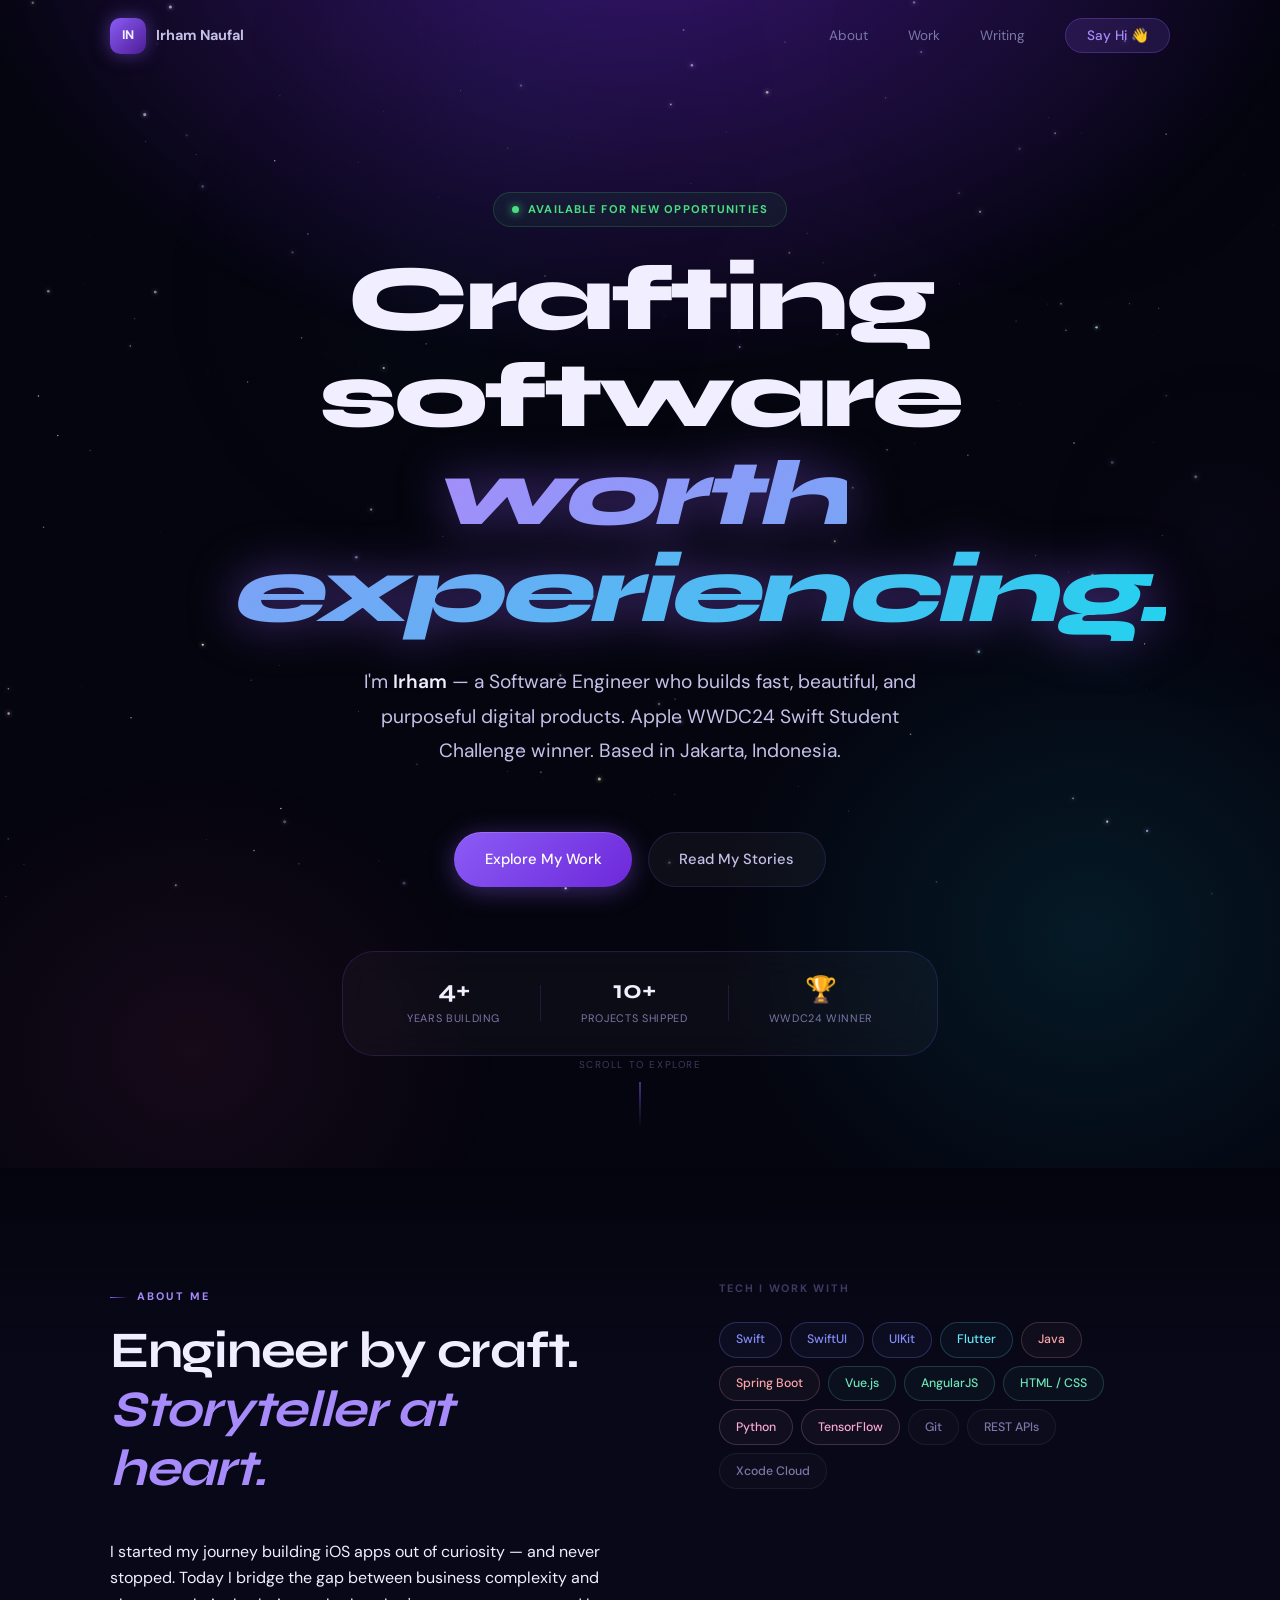
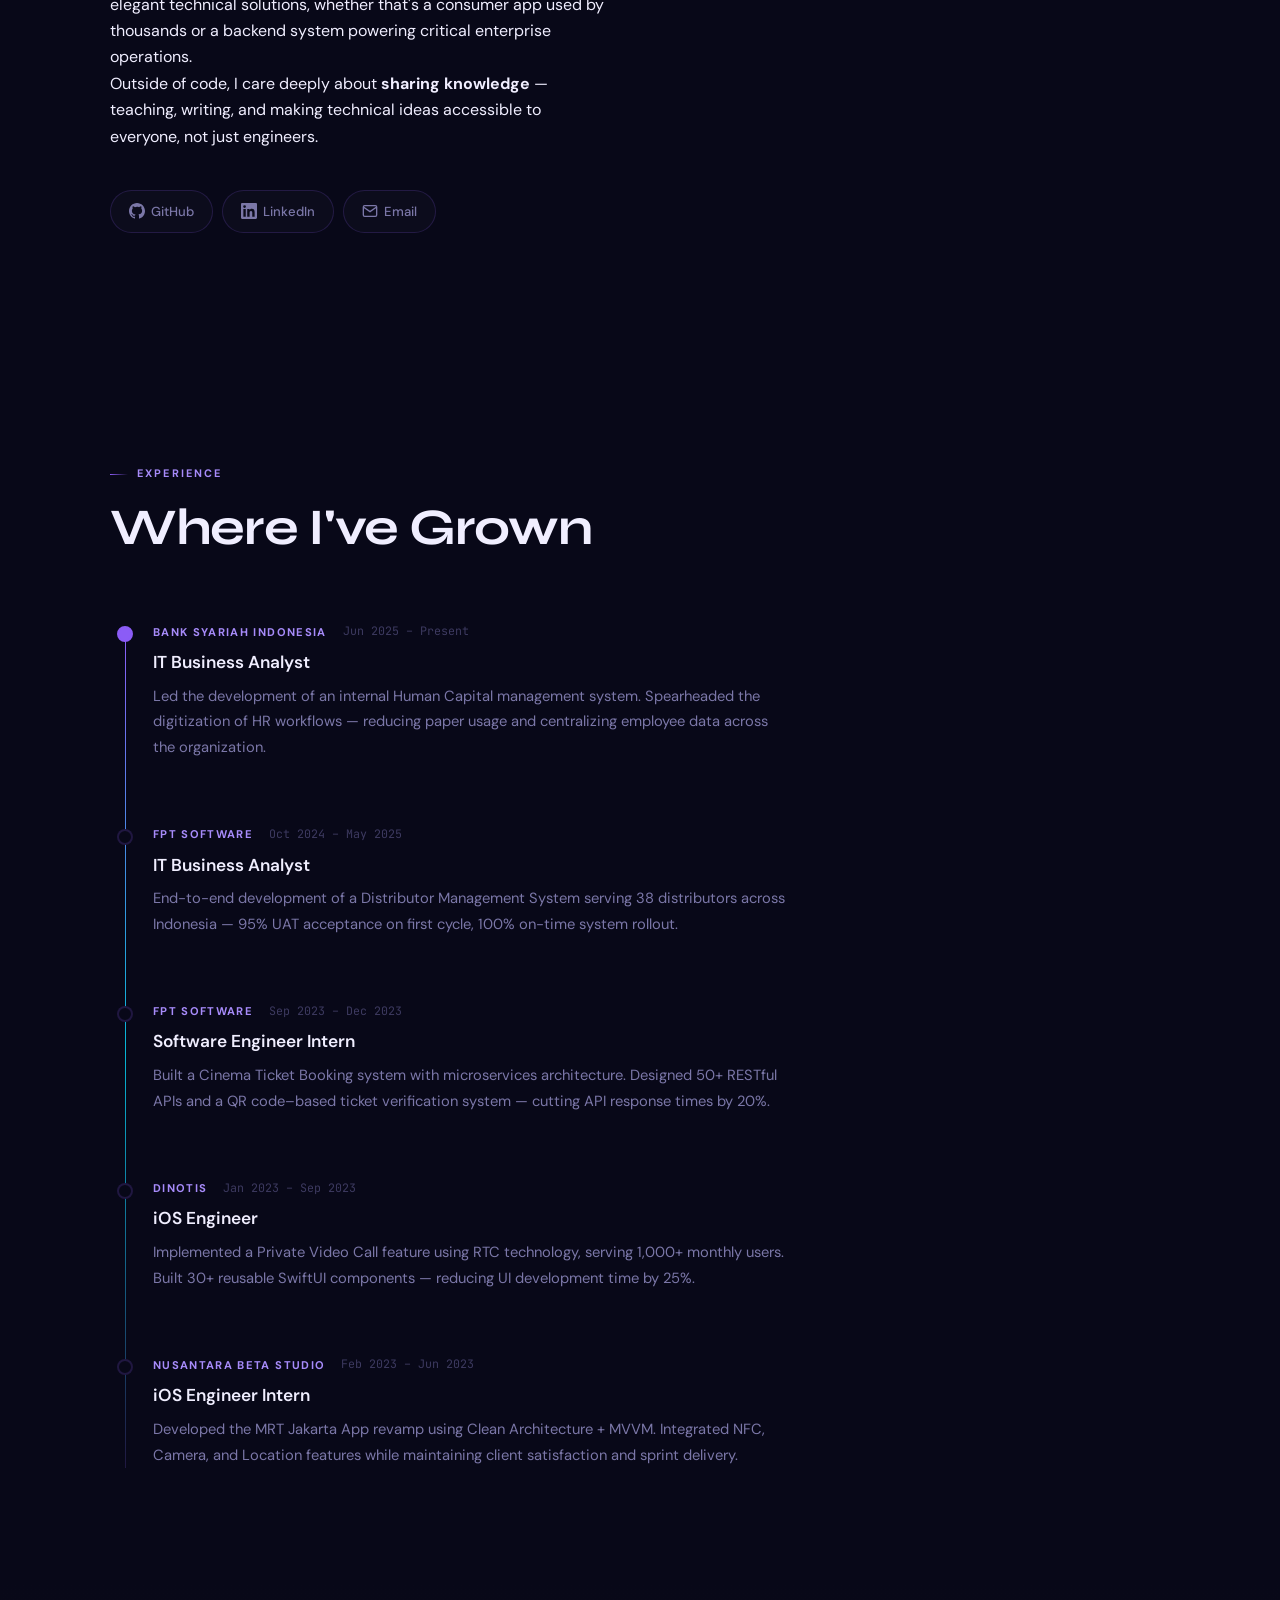
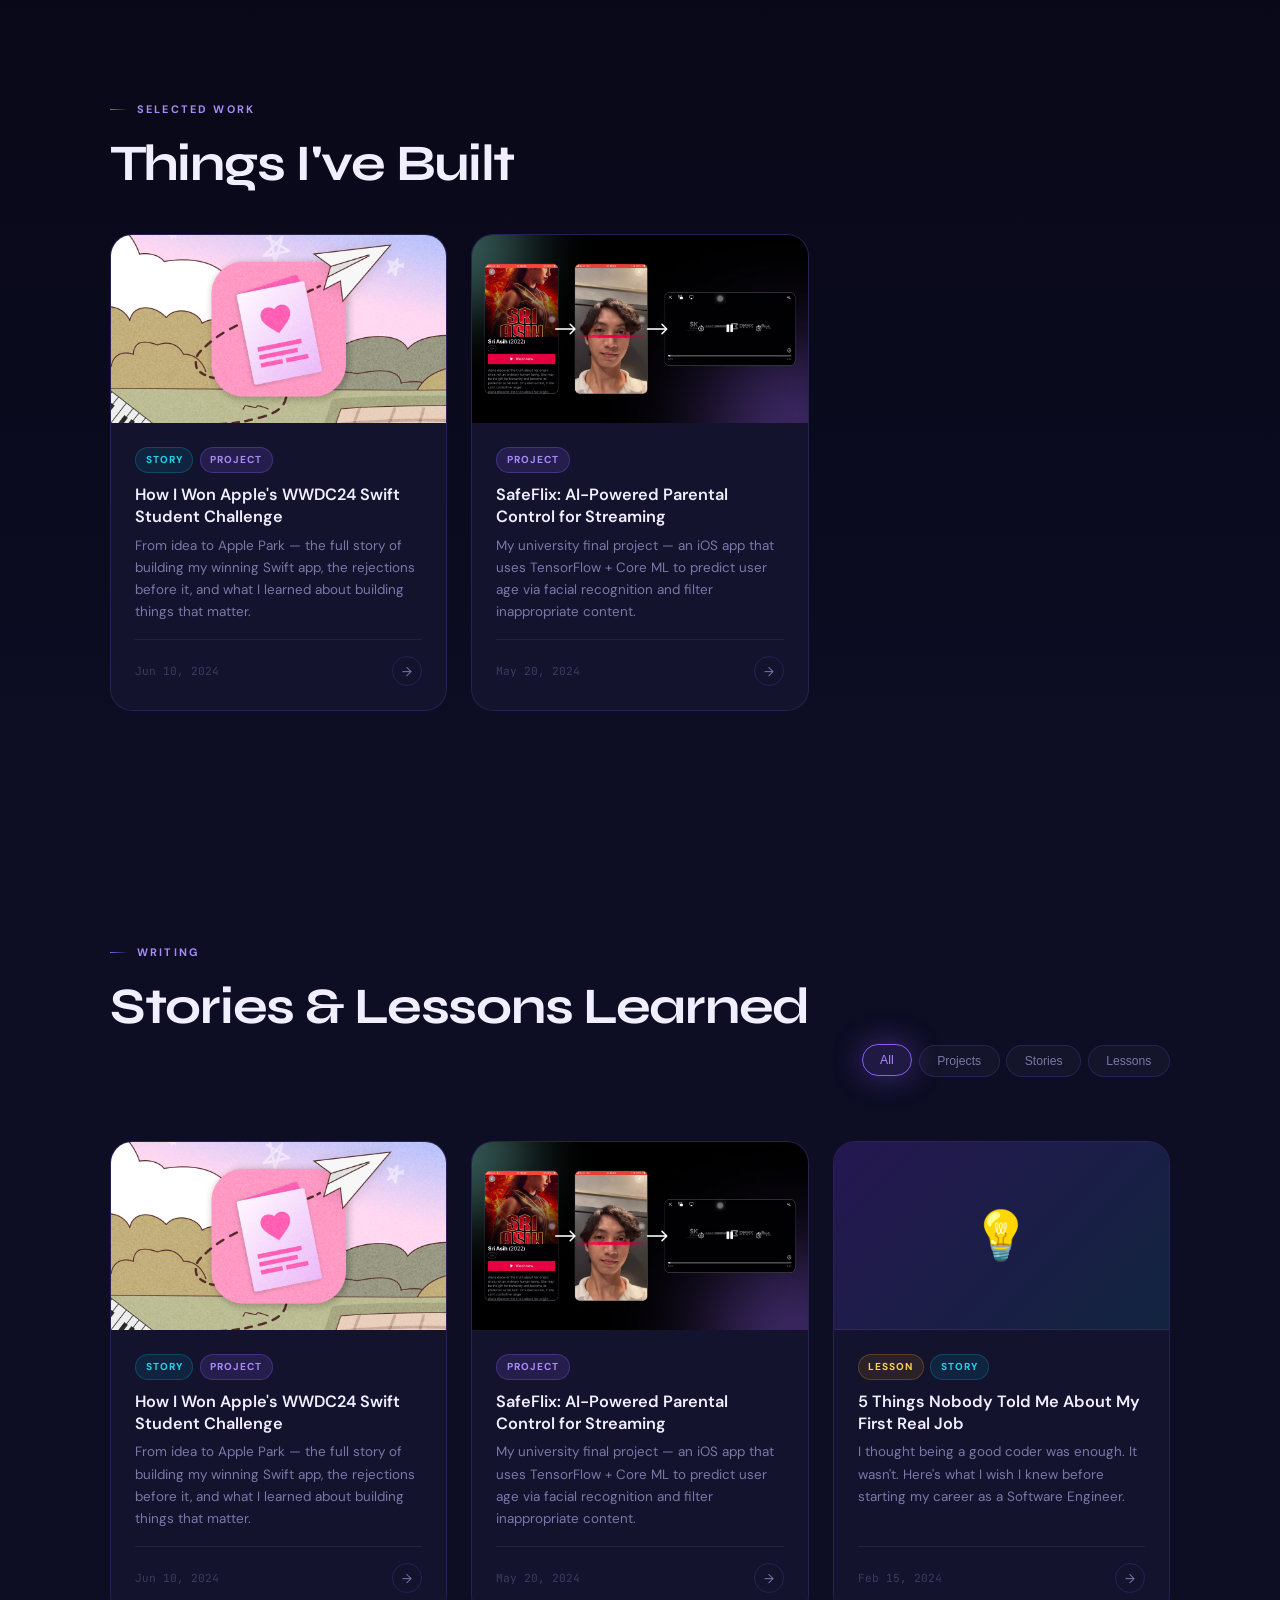
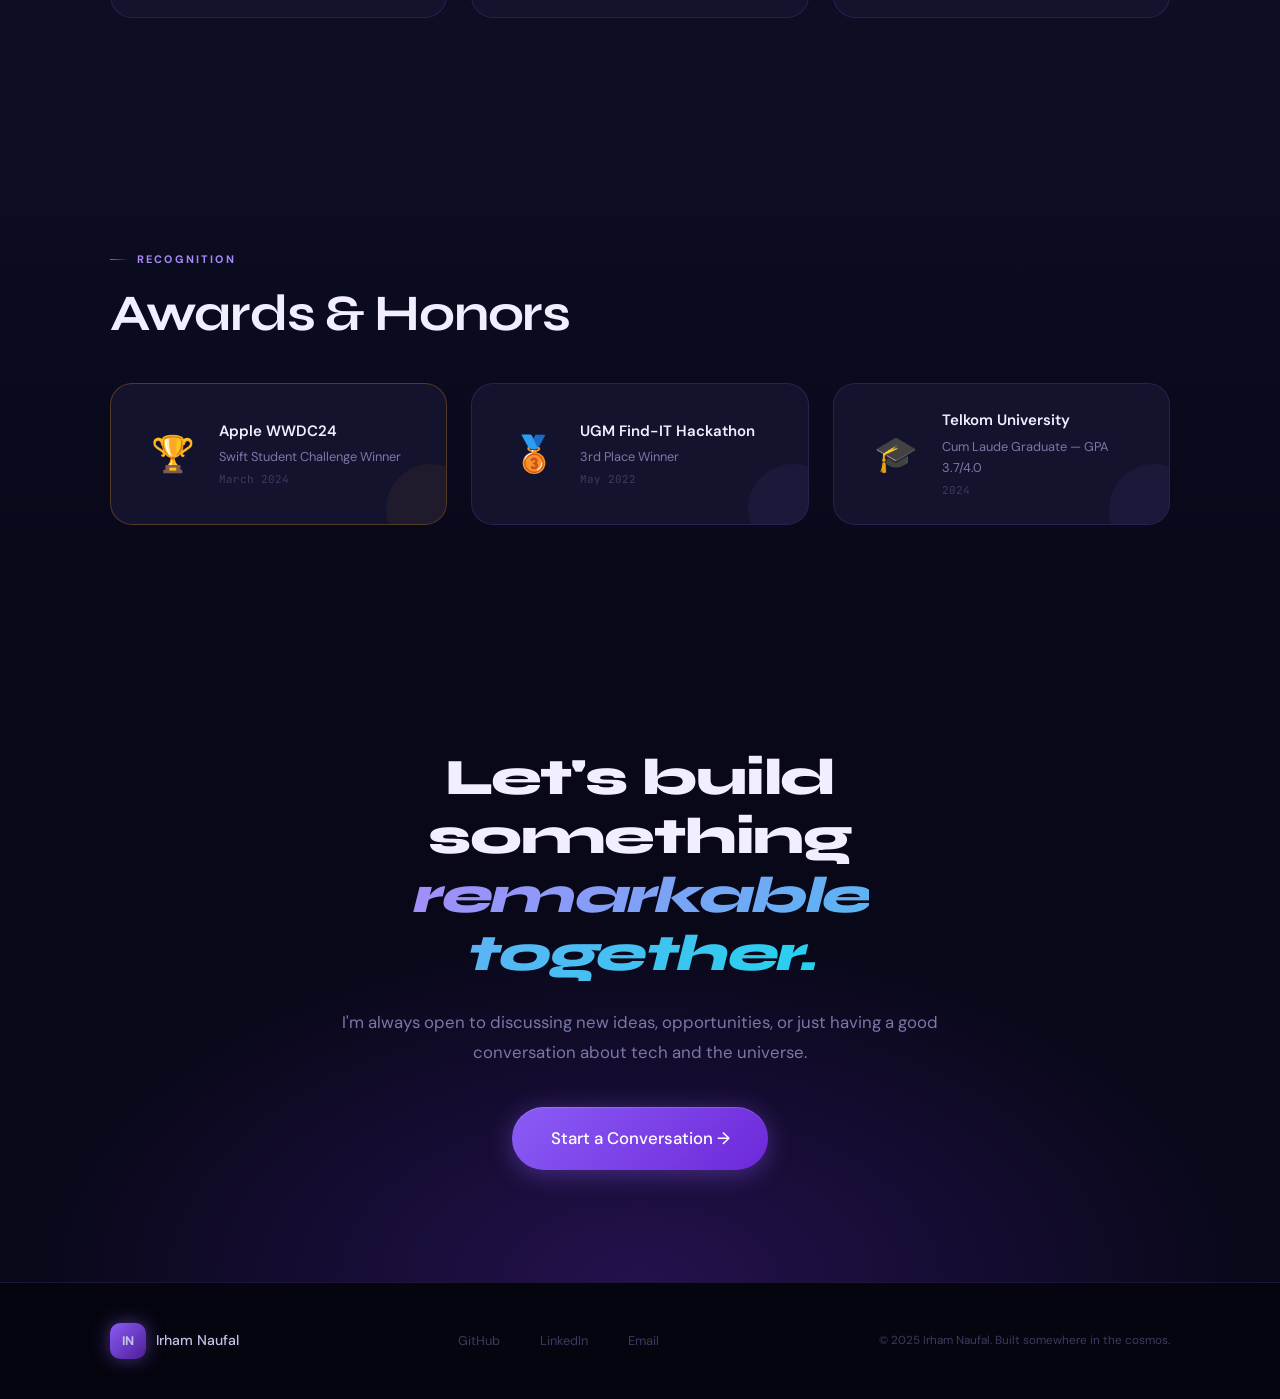
<file: index.html>
<!DOCTYPE html>
<html lang="en">

<head>
  <meta charset="UTF-8" />
  <meta name="viewport" content="width=device-width, initial-scale=1.0" />
  <title>Irham Naufal — Software Engineer</title>
  <meta name="description"
    content="Muhammad Irham Naufal — Software Engineer, Apple WWDC24 Swift Student Challenge Winner, iOS & Full-Stack Engineer based in Jakarta." />
  <meta property="og:title" content="Irham Naufal — Software Engineer" />
  <meta property="og:description" content="Building things that matter. Apple WWDC24 Winner & Software Engineer." />
  <meta property="og:image" content="assets/images/og-cover.jpg" />
  <link rel="icon" href="assets/images/favicon.svg" type="image/svg+xml" />
  <link rel="stylesheet" href="assets/css/main.css" />
  <link rel="preconnect" href="https://fonts.googleapis.com" />
  <link rel="preconnect" href="https://fonts.gstatic.com" crossorigin />
  <link
    href="https://fonts.googleapis.com/css2?family=Syne:wght@400;600;700;800&family=DM+Sans:ital,opsz,wght@0,9..40,300;0,9..40,400;0,9..40,500;0,9..40,600;1,9..40,300&family=JetBrains+Mono:wght@400;500&display=swap"
    rel="stylesheet" />
</head>

<body>

  <!-- ─── SPACE CANVAS ───────────────────────────────────────── -->
  <canvas id="spaceCanvas"></canvas>

  <!-- ─── NAV ────────────────────────────────────────────────── -->
  <nav class="nav" id="nav">
    <div class="nav__inner">
      <a href="index.html" class="nav__logo">
        <span class="nav__logo-mark">IN</span>
        <span class="nav__logo-name">Irham Naufal</span>
      </a>
      <ul class="nav__links">
        <li><a href="#about">About</a></li>
        <li><a href="#work">Work</a></li>
        <li><a href="#posts">Writing</a></li>
        <li><a href="https://linkedin.com/in/irhamnaufal8" class="nav__cta">Say Hi 👋</a></li>
      </ul>
      <button class="nav__burger" id="navBurger" aria-label="Toggle menu">
        <span></span><span></span><span></span>
      </button>
    </div>
    <div class="nav__mobile" id="navMobile">
      <a href="#about">About</a>
      <a href="#work">Work</a>
      <a href="#posts">Writing</a>
      <a href="https://linkedin.com/in/irhamnaufal8">Say Hi 👋</a>
    </div>
  </nav>

  <!-- ─── HERO ─────────────────────────────────────────────── -->
  <section class="hero">
    <div class="hero__content">
      <div class="hero__badge">
        <span class="hero__badge-dot"></span>
        Available for new opportunities
      </div>
      <h1 class="hero__title">
        Crafting software<br />
        <em>worth experiencing.</em>
      </h1>
      <p class="hero__sub">
        I'm <strong>Irham</strong> — a Software Engineer who builds fast,
        beautiful, and purposeful digital products. Apple WWDC24 Swift Student
        Challenge winner. Based in Jakarta, Indonesia.
      </p>
      <div class="hero__actions">
        <a href="#work" class="btn btn--primary">Explore My Work</a>
        <a href="#posts" class="btn btn--ghost">Read My Stories</a>
      </div>
      <div class="hero__stats">
        <div class="stat">
          <span class="stat__value">4+</span>
          <span class="stat__label">Years Building</span>
        </div>
        <div class="stat__divider"></div>
        <div class="stat">
          <span class="stat__value">10+</span>
          <span class="stat__label">Projects Shipped</span>
        </div>
        <div class="stat__divider"></div>
        <div class="stat">
          <span class="stat__value">🏆</span>
          <span class="stat__label">WWDC24 Winner</span>
        </div>
      </div>
    </div>
    <div class="hero__scroll-hint">
      <span>Scroll to explore</span>
      <div class="hero__scroll-line"></div>
    </div>
  </section>

  <!-- ─── ABOUT ────────────────────────────────────────────── -->
  <section class="about" id="about">
    <div class="container">
      <div class="about__grid">
        <div data-reveal="drift-left">
          <span class="section-label">About Me</span>
          <h2 class="section-title">Engineer by craft.<br /><em>Storyteller at heart.</em></h2>
          <p>
            I started my journey building iOS apps out of curiosity — and never stopped.
            Today I bridge the gap between business complexity and elegant technical solutions,
            whether that's a consumer app used by thousands or a backend system powering critical enterprise operations.
          </p>
          <p>
            Outside of code, I care deeply about <strong>sharing knowledge</strong> — teaching,
            writing, and making technical ideas accessible to everyone, not just engineers.
          </p>
          <div class="about__links">
            <a href="https://github.com/irhamnaufal8" target="_blank" rel="noopener" class="social-link">
              <svg width="16" height="16" viewBox="0 0 24 24" fill="currentColor">
                <path
                  d="M12 0C5.374 0 0 5.373 0 12c0 5.302 3.438 9.8 8.207 11.387.599.111.793-.261.793-.577v-2.234c-3.338.726-4.033-1.416-4.033-1.416-.546-1.387-1.333-1.756-1.333-1.756-1.089-.745.083-.729.083-.729 1.205.084 1.839 1.237 1.839 1.237 1.07 1.834 2.807 1.304 3.492.997.107-.775.418-1.305.762-1.604-2.665-.305-5.467-1.334-5.467-5.931 0-1.311.469-2.381 1.236-3.221-.124-.303-.535-1.524.117-3.176 0 0 1.008-.322 3.301 1.23A11.509 11.509 0 0112 5.803c1.02.005 2.047.138 3.006.404 2.291-1.552 3.297-1.23 3.297-1.23.653 1.653.242 2.874.118 3.176.77.84 1.235 1.911 1.235 3.221 0 4.609-2.807 5.624-5.479 5.921.43.372.823 1.102.823 2.222v3.293c0 .319.192.694.801.576C20.566 21.797 24 17.3 24 12c0-6.627-5.373-12-12-12z" />
              </svg>
              GitHub
            </a>
            <a href="https://linkedin.com/in/irhamnaufal8" target="_blank" rel="noopener" class="social-link">
              <svg width="16" height="16" viewBox="0 0 24 24" fill="currentColor">
                <path
                  d="M20.447 20.452h-3.554v-5.569c0-1.328-.027-3.037-1.852-3.037-1.853 0-2.136 1.445-2.136 2.939v5.667H9.351V9h3.414v1.561h.046c.477-.9 1.637-1.85 3.37-1.85 3.601 0 4.267 2.37 4.267 5.455v6.286zM5.337 7.433a2.062 2.062 0 01-2.063-2.065 2.064 2.064 0 112.063 2.065zm1.782 13.019H3.555V9h3.564v11.452zM22.225 0H1.771C.792 0 0 .774 0 1.729v20.542C0 23.227.792 24 1.771 24h20.451C23.2 24 24 23.227 24 22.271V1.729C24 .774 23.2 0 22.222 0h.003z" />
              </svg>
              LinkedIn
            </a>
            <a href="mailto:irhamnfl8@gmail.com" class="social-link">
              <svg width="16" height="16" viewBox="0 0 24 24" fill="none" stroke="currentColor" stroke-width="2">
                <path d="M4 4h16c1.1 0 2 .9 2 2v12c0 1.1-.9 2-2 2H4c-1.1 0-2-.9-2-2V6c0-1.1.9-2 2-2z" />
                <polyline points="22,6 12,13 2,6" />
              </svg>
              Email
            </a>
          </div>
        </div>

        <div data-reveal="drift-right">
          <h3 class="about__skills-title">Tech I Work With</h3>
          <div class="skills-grid" data-stagger>
            <div class="skill-tag skill-tag--ios">Swift</div>
            <div class="skill-tag skill-tag--ios">SwiftUI</div>
            <div class="skill-tag skill-tag--ios">UIKit</div>
            <div class="skill-tag skill-tag--mobile">Flutter</div>
            <div class="skill-tag skill-tag--backend">Java</div>
            <div class="skill-tag skill-tag--backend">Spring Boot</div>
            <div class="skill-tag skill-tag--web">Vue.js</div>
            <div class="skill-tag skill-tag--web">AngularJS</div>
            <div class="skill-tag skill-tag--web">HTML / CSS</div>
            <div class="skill-tag skill-tag--ai">Python</div>
            <div class="skill-tag skill-tag--ai">TensorFlow</div>
            <div class="skill-tag skill-tag--tools">Git</div>
            <div class="skill-tag skill-tag--tools">REST APIs</div>
            <div class="skill-tag skill-tag--tools">Xcode Cloud</div>
          </div>
        </div>
      </div>
    </div>
  </section>

  <!-- ─── EXPERIENCE TIMELINE ────────────────────────────── -->
  <section class="timeline-section">
    <div class="container">
      <div data-reveal="rise">
        <span class="section-label">Experience</span>
        <h2 class="section-title">Where I've Grown</h2>
      </div>
      <div class="timeline">

        <div class="timeline__item timeline__item--active">
          <div class="timeline__marker"></div>
          <div class="timeline__content">
            <div class="timeline__meta">
              <span class="timeline__company">Bank Syariah Indonesia</span>
              <span class="timeline__period">Jun 2025 – Present</span>
            </div>
            <h3 class="timeline__role">IT Business Analyst</h3>
            <p>Led the development of an internal Human Capital management system. Spearheaded the digitization of HR
              workflows — reducing paper usage and centralizing employee data across the organization.</p>
          </div>
        </div>

        <div class="timeline__item">
          <div class="timeline__marker"></div>
          <div class="timeline__content">
            <div class="timeline__meta">
              <span class="timeline__company">FPT Software</span>
              <span class="timeline__period">Oct 2024 – May 2025</span>
            </div>
            <h3 class="timeline__role">IT Business Analyst</h3>
            <p>End-to-end development of a Distributor Management System serving 38 distributors across Indonesia — 95%
              UAT acceptance on first cycle, 100% on-time system rollout.</p>
          </div>
        </div>

        <div class="timeline__item">
          <div class="timeline__marker"></div>
          <div class="timeline__content">
            <div class="timeline__meta">
              <span class="timeline__company">FPT Software</span>
              <span class="timeline__period">Sep 2023 – Dec 2023</span>
            </div>
            <h3 class="timeline__role">Software Engineer Intern</h3>
            <p>Built a Cinema Ticket Booking system with microservices architecture. Designed 50+ RESTful APIs and a QR
              code–based ticket verification system — cutting API response times by 20%.</p>
          </div>
        </div>

        <div class="timeline__item">
          <div class="timeline__marker"></div>
          <div class="timeline__content">
            <div class="timeline__meta">
              <span class="timeline__company">Dinotis</span>
              <span class="timeline__period">Jan 2023 – Sep 2023</span>
            </div>
            <h3 class="timeline__role">iOS Engineer</h3>
            <p>Implemented a Private Video Call feature using RTC technology, serving 1,000+ monthly users. Built 30+
              reusable SwiftUI components — reducing UI development time by 25%.</p>
          </div>
        </div>

        <div class="timeline__item">
          <div class="timeline__marker"></div>
          <div class="timeline__content">
            <div class="timeline__meta">
              <span class="timeline__company">Nusantara Beta Studio</span>
              <span class="timeline__period">Feb 2023 – Jun 2023</span>
            </div>
            <h3 class="timeline__role">iOS Engineer Intern</h3>
            <p>Developed the MRT Jakarta App revamp using Clean Architecture + MVVM. Integrated NFC, Camera, and
              Location features while maintaining client satisfaction and sprint delivery.</p>
          </div>
        </div>

      </div>
    </div>
  </section>

  <!-- ─── WORK / PROJECTS ──────────────────────────────────── -->
  <section class="work" id="work">
    <div class="container">
      <div data-reveal="rise">
        <span class="section-label">Selected Work</span>
        <h2 class="section-title">Things I've Built</h2>
      </div>
      <div class="work__grid" id="workGrid"></div>
      <div class="work__empty" id="workEmpty" style="display:none">
        <p>Projects coming soon — orbiting this way shortly.</p>
      </div>
    </div>
  </section>

  <!-- ─── POSTS ────────────────────────────────────────────── -->
  <section class="posts-section" id="posts">
    <div class="container">
      <div class="posts-header">
        <div data-reveal="rise">
          <span class="section-label">Writing</span>
          <h2 class="section-title">Stories & Lessons Learned</h2>
        </div>
        <div class="posts-filter" id="postsFilter" data-reveal="zoom">
          <button class="filter-btn filter-btn--active" data-tag="all">All</button>
          <button class="filter-btn" data-tag="project">Projects</button>
          <button class="filter-btn" data-tag="story">Stories</button>
          <button class="filter-btn" data-tag="lesson">Lessons</button>
        </div>
      </div>
      <div class="posts-grid" id="postsGrid"></div>
      <div class="posts-empty" id="postsEmpty" style="display:none">
        <p>No transmissions yet — check back soon.</p>
      </div>
    </div>
  </section>

  <!-- ─── AWARDS ───────────────────────────────────────────── -->
  <section class="awards">
    <div class="container">
      <div data-reveal="rise">
        <span class="section-label">Recognition</span>
        <h2 class="section-title">Awards & Honors</h2>
      </div>
      <div class="awards__grid" data-stagger>
        <div class="award-card award-card--gold">
          <div class="award-card__icon">🏆</div>
          <div class="award-card__content">
            <h3>Apple WWDC24</h3>
            <p>Swift Student Challenge Winner</p>
            <span class="award-card__year">March 2024</span>
          </div>
        </div>
        <div class="award-card">
          <div class="award-card__icon">🥉</div>
          <div class="award-card__content">
            <h3>UGM Find-IT Hackathon</h3>
            <p>3rd Place Winner</p>
            <span class="award-card__year">May 2022</span>
          </div>
        </div>
        <div class="award-card">
          <div class="award-card__icon">🎓</div>
          <div class="award-card__content">
            <h3>Telkom University</h3>
            <p>Cum Laude Graduate — GPA 3.7/4.0</p>
            <span class="award-card__year">2024</span>
          </div>
        </div>
      </div>
    </div>
  </section>

  <!-- ─── CTA ──────────────────────────────────────────────── -->
  <section class="cta">
    <div class="container">
      <div class="cta__inner" data-reveal="zoom">
        <h2>Let's build something<br /><em>remarkable together.</em></h2>
        <p>I'm always open to discussing new ideas, opportunities, or just having a good conversation about tech and the
          universe.</p>
        <a href="mailto:irhamnfl8@gmail.com" class="btn btn--primary btn--large">Start a Conversation →</a>
      </div>
    </div>
  </section>

  <!-- ─── FOOTER ────────────────────────────────────────────── -->
  <footer class="footer">
    <div class="container">
      <div class="footer__inner">
        <div class="footer__brand">
          <span class="nav__logo-mark">IN</span>
          <span>Irham Naufal</span>
        </div>
        <div class="footer__links">
          <a href="https://github.com/irhamnaufal8" target="_blank" rel="noopener">GitHub</a>
          <a href="https://linkedin.com/in/irhamnaufal8" target="_blank" rel="noopener">LinkedIn</a>
          <a href="mailto:irhamnfl8@gmail.com">Email</a>
        </div>
        <p class="footer__copy">© 2025 Irham Naufal. Built somewhere in the cosmos.</p>
      </div>
    </div>
  </footer>

  <script src="assets/js/main.js"></script>
</body>

</html>
</file>
<file: assets/css/main.css>
/* ============================================================
   IRHAM NAUFAL — SPACE PORTFOLIO STYLESHEET
   Theme  : Deep Space · Dark · Cosmic Purple
   Vibe   : Astronaut meets Senior Engineer meets Storyteller
   ============================================================ */

/* ── TOKENS ─────────────────────────────────────────────── */
:root {
  --space-void: #05050f;
  --space-deep: #080818;
  --space-nebula: #0d0d24;
  --space-surface: #111128;
  --space-card: #13132e;
  --space-border: rgba(139, 92, 246, 0.18);
  --space-border-2: rgba(255, 255, 255, 0.06);

  --text-star: #F0EEFF;
  --text-moon: #C4C0E8;
  --text-dim: #7B77A8;
  --text-ghost: #3d3a60;

  --accent-core: #8B5CF6;
  --accent-bright: #A78BFA;
  --accent-glow: #C4B5FD;
  --accent-nebula: rgba(139, 92, 246, 0.15);
  --accent-plasma: #06B6D4;
  --accent-plasma-2: #22D3EE;
  --accent-nova: #F59E0B;
  --accent-pulsar: #EC4899;

  --font-display: 'Syne', 'DM Serif Display', Georgia, serif;
  --font-body: 'DM Sans', -apple-system, sans-serif;
  --font-mono: 'JetBrains Mono', 'Fira Code', monospace;

  --s-xs: 0.5rem;
  --s-sm: 1rem;
  --s-md: 1.5rem;
  --s-lg: 2.5rem;
  --s-xl: 4rem;
  --s-2xl: 7rem;

  --r-sm: 8px;
  --r-md: 14px;
  --r-lg: 22px;
  --r-xl: 32px;
  --r-pill: 100px;

  --glow-accent: 0 0 30px rgba(139, 92, 246, 0.4);
  --glow-plasma: 0 0 24px rgba(6, 182, 212, 0.35);
  --glow-nova: 0 0 24px rgba(245, 158, 11, 0.35);

  --spring: cubic-bezier(.34, 1.56, .64, 1);
  --ease-out: cubic-bezier(.16, 1, .3, 1);
  --ease-in: cubic-bezier(.55, 0, 1, .45);
}

/* ── RESET ───────────────────────────────────────────────── */
*,
*::before,
*::after {
  box-sizing: border-box;
  margin: 0;
  padding: 0;
}

html {
  scroll-behavior: smooth;
  -webkit-text-size-adjust: 100%;
  overflow-x: hidden;
}

body {
  font-family: var(--font-body);
  background: var(--space-void);
  color: var(--text-star);
  line-height: 1.65;
  overflow-x: hidden;
}

img,
video {
  max-width: 100%;
  display: block;
}

a {
  color: inherit;
  text-decoration: none;
}

ul {
  list-style: none;
}

/* ── CUSTOM CURSOR ───────────────────────────────────────── */
.cursor__dot {
  width: 8px;
  height: 8px;
  background: var(--accent-bright);
  border-radius: 50%;
  position: fixed;
  top: 0;
  left: 0;
  pointer-events: none;
  z-index: 9999;
  transform: translate(-50%, -50%);
  transition: width .15s, height .15s;
  box-shadow: 0 0 10px var(--accent-core), 0 0 4px var(--accent-bright);
  mix-blend-mode: screen;
}

.cursor__ring {
  width: 36px;
  height: 36px;
  border: 1.5px solid rgba(139, 92, 246, .5);
  border-radius: 50%;
  position: fixed;
  top: 0;
  left: 0;
  pointer-events: none;
  z-index: 9998;
  transform: translate(-50%, -50%);
  transition: width .25s var(--ease-out), height .25s var(--ease-out);
  mix-blend-mode: screen;
}

@media (pointer: coarse) {

  .cursor__dot,
  .cursor__ring {
    display: none;
  }
}

/* ── SPACE CANVAS ────────────────────────────────────────── */
#spaceCanvas {
  position: fixed;
  inset: 0;
  z-index: 0;
  pointer-events: none;
}

/* ── UTILITY ─────────────────────────────────────────────── */
.container {
  width: 100%;
  max-width: 1140px;
  margin: 0 auto;
  padding: 0 var(--s-lg);
}

.section-label {
  display: inline-flex;
  align-items: center;
  gap: .55rem;
  font-size: .68rem;
  font-weight: 700;
  letter-spacing: .2em;
  text-transform: uppercase;
  color: var(--accent-bright);
  margin-bottom: var(--s-sm);
}

.section-label::before {
  content: '';
  display: block;
  width: 18px;
  height: 1px;
  background: linear-gradient(90deg, var(--accent-core), transparent);
}

.section-title {
  font-family: var(--font-display);
  font-size: clamp(2rem, 4vw, 3.2rem);
  font-weight: 700;
  line-height: 1.15;
  color: var(--text-star);
  margin-bottom: var(--s-lg);
  letter-spacing: -.025em;
}

.section-title em {
  font-style: italic;
  color: var(--accent-bright);
}

/* ── BUTTONS ─────────────────────────────────────────────── */
.btn {
  display: inline-flex;
  align-items: center;
  gap: .55rem;
  padding: .9rem 1.9rem;
  border-radius: var(--r-pill);
  font-family: var(--font-body);
  font-size: .92rem;
  font-weight: 500;
  cursor: pointer;
  transition: transform .3s var(--spring), box-shadow .3s;
  border: none;
  position: relative;
  overflow: hidden;
}

.btn::after {
  content: '';
  position: absolute;
  inset: 0;
  background: linear-gradient(135deg, rgba(255, 255, 255, .15) 0%, transparent 60%);
  opacity: 0;
  transition: opacity .3s;
}

.btn:hover::after {
  opacity: 1;
}

.btn:hover {
  transform: translateY(-3px) scale(1.02);
}

.btn:active {
  transform: translateY(0) scale(.98);
  transition-duration: .1s;
}

.btn--primary {
  background: linear-gradient(135deg, var(--accent-core), #6D28D9);
  color: #fff;
  box-shadow: 0 4px 24px rgba(139, 92, 246, .4), inset 0 1px 0 rgba(255, 255, 255, .15);
}

.btn--primary:hover {
  box-shadow: 0 8px 36px rgba(139, 92, 246, .65), inset 0 1px 0 rgba(255, 255, 255, .2);
}

.btn--ghost {
  background: rgba(255, 255, 255, .04);
  color: var(--text-moon);
  border: 1.5px solid var(--space-border);
}

.btn--ghost:hover {
  border-color: var(--accent-core);
  color: var(--accent-bright);
  background: var(--accent-nebula);
  box-shadow: var(--glow-accent);
}

.btn--large {
  padding: 1.1rem 2.4rem;
  font-size: 1.05rem;
}

/* ── NAV ─────────────────────────────────────────────────── */
.nav {
  position: fixed;
  top: 0;
  left: 0;
  right: 0;
  z-index: 100;
  transition: background .4s, backdrop-filter .4s, border-color .4s;
  border-bottom: 1px solid transparent;
}

.nav.nav--scrolled {
  background: rgba(5, 5, 15, 0.85);
  backdrop-filter: blur(24px) saturate(180%);
  -webkit-backdrop-filter: blur(24px) saturate(180%);
  border-bottom-color: var(--space-border);
}

.nav__inner {
  display: flex;
  align-items: center;
  justify-content: space-between;
  max-width: 1140px;
  margin: 0 auto;
  padding: 1.1rem var(--s-lg);
}

.nav__logo {
  display: flex;
  align-items: center;
  gap: .65rem;
  font-weight: 700;
  font-size: .9rem;
}

.nav__logo-mark {
  width: 36px;
  height: 36px;
  background: linear-gradient(135deg, var(--accent-core), #4C1D95);
  border-radius: 10px;
  display: grid;
  place-items: center;
  font-size: .78rem;
  font-weight: 800;
  letter-spacing: .04em;
  box-shadow: 0 0 18px rgba(139, 92, 246, .5);
}

.nav__logo-name {
  color: var(--text-moon);
}

.nav__links {
  display: flex;
  align-items: center;
  gap: var(--s-lg);
}

.nav__links a {
  font-size: .85rem;
  color: var(--text-dim);
  font-weight: 400;
  transition: color .2s;
  position: relative;
}

.nav__links a::after {
  content: '';
  position: absolute;
  bottom: -3px;
  left: 0;
  right: 0;
  height: 1px;
  background: linear-gradient(90deg, var(--accent-core), var(--accent-plasma));
  transform: scaleX(0);
  transition: transform .3s var(--spring);
}

.nav__links a:hover {
  color: var(--text-star);
}

.nav__links a:hover::after {
  transform: scaleX(1);
}

.nav__cta {
  background: var(--accent-nebula) !important;
  color: var(--accent-bright) !important;
  padding: .5rem 1.3rem !important;
  border-radius: var(--r-pill) !important;
  border: 1.5px solid rgba(139, 92, 246, .3) !important;
  font-weight: 500 !important;
}

.nav__cta::after {
  display: none !important;
}

.nav__cta:hover {
  box-shadow: var(--glow-accent) !important;
  transform: translateY(-1px) !important;
}

.nav__burger {
  display: none;
  flex-direction: column;
  gap: 5px;
  background: none;
  border: none;
  cursor: pointer;
  padding: 4px;
}

.nav__burger span {
  display: block;
  width: 24px;
  height: 2px;
  background: var(--text-moon);
  border-radius: 2px;
  transition: transform .3s, opacity .3s;
}

.nav__mobile {
  display: none;
  flex-direction: column;
  background: transparent;
  border-top: 1px solid transparent;
  padding: 0 var(--s-lg);
  max-height: 0;
  overflow: hidden;
  transition: max-height .4s var(--ease-out), border-color .4s, background .4s, padding .4s;
}

.nav__mobile.nav__mobile--open {
  max-height: 300px;
  border-top-color: var(--space-border);
  background: rgba(5, 5, 15, .96);
  padding: var(--s-sm) var(--s-lg);
}

.nav__mobile a {
  padding: .85rem 0;
  font-size: .95rem;
  color: var(--text-moon);
  border-bottom: 1px solid var(--space-border);
  display: block;
}

.nav__mobile a:last-child {
  border-bottom: none;
}

/* ── HERO ─────────────────────────────────────────────────── */
.hero {
  min-height: 100svh;
  display: flex;
  align-items: center;
  justify-content: center;
  position: relative;
  overflow: visible;
  padding: calc(80px + var(--s-2xl)) var(--s-lg) var(--s-2xl);
  z-index: 1;
}

.hero::before {
  content: '';
  position: absolute;
  inset: 0;
  background:
    radial-gradient(ellipse 90% 70% at 50% -10%, rgba(109, 40, 217, .5) 0%, transparent 60%),
    radial-gradient(ellipse 50% 50% at 85% 80%, rgba(6, 182, 212, .12) 0%, transparent 60%),
    radial-gradient(ellipse 40% 40% at 15% 90%, rgba(236, 72, 153, .08) 0%, transparent 60%);
  pointer-events: none;
  z-index: 0;
  overflow: hidden;
}

.hero__content {
  position: relative;
  z-index: 2;
  max-width: 820px;
  text-align: center;
}

.hero__badge {
  animation: cosmicDrop .7s var(--spring) .15s both;
}

.hero__title {
  animation: cosmicDrop .85s var(--spring) .3s both;
}

.hero__sub {
  animation: cosmicDrop .7s var(--ease-out) .5s both;
}

.hero__actions {
  animation: cosmicDrop .7s var(--ease-out) .65s both;
}

.hero__stats {
  animation: cosmicDrop .7s var(--ease-out) .8s both;
}

@keyframes cosmicDrop {
  from {
    opacity: 0;
    transform: translateY(36px) scale(.96);
    filter: blur(6px);
  }

  to {
    opacity: 1;
    transform: none;
    filter: none;
  }
}

.hero__badge {
  display: inline-flex;
  align-items: center;
  gap: .6rem;
  background: rgba(52, 199, 89, .07);
  border: 1px solid rgba(52, 199, 89, .22);
  color: #4ade80;
  font-size: .7rem;
  font-weight: 700;
  letter-spacing: .1em;
  text-transform: uppercase;
  padding: .45rem 1.1rem;
  border-radius: var(--r-pill);
  margin-bottom: var(--s-md);
}

.hero__badge-dot {
  width: 7px;
  height: 7px;
  background: #4ade80;
  border-radius: 50%;
  box-shadow: 0 0 10px #4ade80;
  animation: pulsar 2.4s ease-in-out infinite;
}

@keyframes pulsar {

  0%,
  100% {
    box-shadow: 0 0 6px #4ade80;
  }

  50% {
    box-shadow: 0 0 18px #4ade80, 0 0 36px rgba(74, 222, 128, .35);
  }
}

.hero__title {
  font-family: var(--font-display);
  font-size: clamp(3rem, 7.5vw, 5.8rem);
  font-weight: 800;
  line-height: 1.05;
  letter-spacing: -.035em;
  margin-bottom: var(--s-md);
  color: var(--text-star);
}

.hero__title em {
  font-style: italic;
  background: linear-gradient(135deg, var(--accent-bright) 0%, var(--accent-plasma-2) 100%);
  -webkit-background-clip: text;
  background-clip: text;
  -webkit-text-fill-color: transparent;
  filter: drop-shadow(0 0 24px rgba(139, 92, 246, .5));
}

.hero__sub {
  font-size: clamp(1rem, 2vw, 1.2rem);
  color: var(--text-moon);
  max-width: 600px;
  margin: 0 auto var(--s-xl);
  line-height: 1.8;
}

.hero__sub strong {
  color: var(--text-star);
  font-weight: 600;
}

.hero__actions {
  display: flex;
  justify-content: center;
  gap: var(--s-sm);
  flex-wrap: wrap;
  margin-bottom: var(--s-xl);
}

.hero__stats {
  display: flex;
  width: fit-content;
  max-width: 100%;
  margin: 0 auto;
  align-items: center;
  gap: var(--s-lg);
  padding: var(--s-md) var(--s-xl);
  background: rgba(255, 255, 255, .03);
  backdrop-filter: blur(16px);
  border: 1px solid var(--space-border);
  border-radius: var(--r-xl);
  flex-wrap: wrap;
  justify-content: center;
}

.stat {
  text-align: center;
}

.stat__value {
  display: block;
  font-family: var(--font-display);
  font-size: 1.6rem;
  font-weight: 700;
  color: var(--text-star);
  line-height: 1.1;
}

.stat__label {
  font-size: .68rem;
  color: var(--text-dim);
  font-weight: 400;
  letter-spacing: .06em;
  text-transform: uppercase;
}

.stat__divider {
  width: 1px;
  height: 36px;
  background: var(--space-border);
}

.hero__scroll-hint {
  position: absolute;
  bottom: var(--s-lg);
  left: 50%;
  transform: translateX(-50%);
  display: flex;
  flex-direction: column;
  align-items: center;
  gap: .5rem;
  color: var(--text-ghost);
  font-size: .62rem;
  letter-spacing: .16em;
  text-transform: uppercase;
  animation: fadeIn 1.2s 2s both;
  z-index: 2;
}

.hero__scroll-line {
  width: 1px;
  height: 46px;
  background: linear-gradient(to bottom, var(--accent-core), transparent);
  animation: scrollBeam 2.5s ease-in-out infinite;
}

@keyframes scrollBeam {
  0% {
    transform: scaleY(0);
    transform-origin: top;
    opacity: 0;
  }

  40% {
    transform: scaleY(1);
    transform-origin: top;
    opacity: 1;
  }

  80% {
    transform: scaleY(1);
    transform-origin: bottom;
    opacity: 1;
  }

  100% {
    transform: scaleY(0);
    transform-origin: bottom;
    opacity: 0;
  }
}

/* ── ABOUT ───────────────────────────────────────────────── */
.about {
  padding: var(--s-2xl) 0;
  position: relative;
  z-index: 1;
  background: linear-gradient(180deg, transparent, var(--space-deep) 25%, var(--space-deep));
}

.about__grid {
  display: grid;
  grid-template-columns: 1.1fr 1fr;
  gap: var(--s-2xl);
  align-items: start;
}

.about__text p {
  color: var(--text-moon);
  margin-bottom: var(--s-md);
  font-size: 1.05rem;
  line-height: 1.8;
}

.about__text strong {
  color: var(--text-star);
  font-weight: 600;
}

.about__links {
  display: flex;
  gap: .6rem;
  flex-wrap: wrap;
  margin-top: var(--s-lg);
}

.social-link {
  display: inline-flex;
  align-items: center;
  gap: .4rem;
  padding: .6rem 1.1rem;
  border: 1.5px solid var(--space-border);
  border-radius: var(--r-pill);
  font-size: .82rem;
  font-weight: 500;
  color: var(--text-dim);
  transition: border-color .25s, color .25s, background .25s, box-shadow .25s, transform .3s var(--spring);
  background: rgba(255, 255, 255, .02);
}

.social-link:hover {
  border-color: var(--accent-core);
  color: var(--accent-bright);
  background: var(--accent-nebula);
  box-shadow: var(--glow-accent);
  transform: translateY(-2px);
}

.about__skills-title {
  font-size: .68rem;
  font-weight: 700;
  letter-spacing: .16em;
  text-transform: uppercase;
  color: var(--text-ghost);
  margin-bottom: var(--s-md);
}

.skills-grid {
  display: flex;
  flex-wrap: wrap;
  gap: .5rem;
}

.skill-tag {
  padding: .42rem 1rem;
  border-radius: var(--r-pill);
  font-size: .77rem;
  font-weight: 500;
  border: 1.5px solid;
  transition: transform .3s var(--spring), box-shadow .3s;
  cursor: default;
}

.skill-tag:hover {
  transform: translateY(-3px) scale(1.06);
}

.skill-tag--ios {
  color: #818CF8;
  border-color: rgba(129, 140, 248, .25);
  background: rgba(129, 140, 248, .05);
}

.skill-tag--ios:hover {
  box-shadow: 0 0 16px rgba(129, 140, 248, .35);
}

.skill-tag--mobile {
  color: #67E8F9;
  border-color: rgba(103, 232, 249, .2);
  background: rgba(103, 232, 249, .04);
}

.skill-tag--mobile:hover {
  box-shadow: 0 0 16px rgba(103, 232, 249, .3);
}

.skill-tag--backend {
  color: #FCA5A5;
  border-color: rgba(252, 165, 165, .2);
  background: rgba(252, 165, 165, .04);
}

.skill-tag--backend:hover {
  box-shadow: 0 0 16px rgba(252, 165, 165, .3);
}

.skill-tag--web {
  color: #6EE7B7;
  border-color: rgba(110, 231, 183, .2);
  background: rgba(110, 231, 183, .04);
}

.skill-tag--web:hover {
  box-shadow: 0 0 16px rgba(110, 231, 183, .3);
}

.skill-tag--ai {
  color: #F9A8D4;
  border-color: rgba(249, 168, 212, .2);
  background: rgba(249, 168, 212, .04);
}

.skill-tag--ai:hover {
  box-shadow: 0 0 16px rgba(249, 168, 212, .3);
}

.skill-tag--tools {
  color: var(--text-dim);
  border-color: var(--space-border-2);
  background: rgba(255, 255, 255, .02);
}

/* ── TIMELINE ────────────────────────────────────────────── */
.timeline-section {
  padding: var(--s-2xl) 0;
  position: relative;
  z-index: 1;
  background: var(--space-deep);
}

.timeline {
  position: relative;
  --tl-line-x: 15px;
  padding-left: calc(var(--tl-line-x) + 1.75rem);
  margin-top: var(--s-xl);
}

.timeline::before {
  content: '';
  position: absolute;
  left: var(--tl-line-x);
  top: 8px;
  bottom: 0;
  width: 1px;
  background: linear-gradient(to bottom, var(--accent-core) 0%, var(--accent-plasma) 50%, var(--space-border) 100%);
}

.timeline__item {
  position: relative;
  padding-bottom: var(--s-xl);
  opacity: 0;
  transform: translateX(-24px) rotate(-1deg);
  transition: opacity .8s var(--ease-out), transform .8s var(--spring);
}

.timeline__item.is-visible {
  opacity: 1;
  transform: none;
}

.timeline__item:last-child {
  padding-bottom: 0;
}

.timeline__marker {
  position: absolute;
  /* center the 16px circle on the line: shift left by (padding + half marker width) */
  left: calc(-1 * (1.75rem + 8px));
  top: 4px;
  width: 16px;
  height: 16px;
  border-radius: 50%;
  background: var(--space-deep);
  border: 2px solid var(--space-border);
  transition: border-color .3s, box-shadow .3s, transform .4s var(--spring);
  z-index: 1;
}

.timeline__item--active .timeline__marker {
  border-color: var(--accent-core);
  background: var(--accent-core);
  animation: orbitPulse 3s ease-in-out infinite;
}

@keyframes orbitPulse {

  0%,
  100% {
    box-shadow: 0 0 0 4px rgba(139, 92, 246, .2), 0 0 20px rgba(139, 92, 246, .4);
  }

  50% {
    box-shadow: 0 0 0 8px rgba(139, 92, 246, .1), 0 0 32px rgba(139, 92, 246, .7);
  }
}

.timeline__item:hover .timeline__marker {
  transform: scale(1.35);
  border-color: var(--accent-bright);
}

.timeline__meta {
  display: flex;
  align-items: center;
  gap: var(--s-sm);
  margin-bottom: .4rem;
  flex-wrap: wrap;
}

.timeline__company {
  font-size: .7rem;
  font-weight: 700;
  color: var(--accent-bright);
  letter-spacing: .12em;
  text-transform: uppercase;
}

.timeline__period {
  font-size: .73rem;
  color: var(--text-ghost);
  font-family: var(--font-mono);
}

.timeline__role {
  font-size: 1.08rem;
  font-weight: 600;
  color: var(--text-star);
  margin-bottom: .45rem;
}

.timeline__content p {
  color: var(--text-dim);
  font-size: .92rem;
  line-height: 1.75;
  max-width: 640px;
}

/* ── WORK CARDS ──────────────────────────────────────────── */
.work {
  padding: var(--s-2xl) 0;
  position: relative;
  z-index: 1;
  background: linear-gradient(180deg, var(--space-deep), var(--space-nebula));
}

.work__grid {
  display: grid;
  grid-template-columns: repeat(auto-fill, minmax(320px, 1fr));
  gap: var(--s-md);
}

.work-card {
  background: var(--space-card);
  border: 1px solid var(--space-border);
  border-radius: var(--r-lg);
  overflow: hidden;
  transition: box-shadow .4s var(--ease-out), transform .4s var(--spring), border-color .3s;
  cursor: pointer;
  text-decoration: none;
  color: inherit;
  display: flex;
  flex-direction: column;
  position: relative;
}

.work-card::before {
  content: '';
  position: absolute;
  inset: 0;
  background: linear-gradient(135deg, rgba(139, 92, 246, .07) 0%, transparent 60%);
  opacity: 0;
  transition: opacity .4s;
  pointer-events: none;
  z-index: 1;
}

.work-card:hover {
  box-shadow: 0 10px 48px rgba(139, 92, 246, .35), 0 0 0 1px rgba(139, 92, 246, .3);
  transform: translateY(-7px) rotate(-.4deg);
  border-color: rgba(139, 92, 246, .5);
}

.work-card:hover::before {
  opacity: 1;
}

.work-card__banner {
  width: 100%;
  aspect-ratio: 16/9;
  object-fit: cover;
}

.work-card__banner--placeholder {
  width: 100%;
  aspect-ratio: 16/9;
  background: linear-gradient(135deg, rgba(109, 40, 217, .2), rgba(6, 182, 212, .1));
  display: grid;
  place-items: center;
  font-size: 3rem;
  border-bottom: 1px solid var(--space-border);
}

.work-card__body {
  padding: var(--s-md);
  flex: 1;
  display: flex;
  flex-direction: column;
  position: relative;
  z-index: 2;
}

.work-card__tags {
  display: flex;
  gap: .4rem;
  flex-wrap: wrap;
  margin-bottom: .7rem;
}

.work-card__tag {
  font-size: .63rem;
  font-weight: 700;
  letter-spacing: .1em;
  text-transform: uppercase;
  padding: .22rem .6rem;
  border-radius: var(--r-pill);
  background: var(--accent-nebula);
  color: var(--accent-bright);
  border: 1px solid rgba(139, 92, 246, .3);
}

.work-card__tag--story {
  background: rgba(6, 182, 212, .1);
  color: var(--accent-plasma-2);
  border-color: rgba(6, 182, 212, .25);
}

.work-card__tag--lesson {
  background: rgba(245, 158, 11, .1);
  color: #FCD34D;
  border-color: rgba(245, 158, 11, .25);
}

.work-card__title {
  font-size: 1.02rem;
  font-weight: 600;
  color: var(--text-star);
  margin-bottom: .4rem;
  line-height: 1.35;
}

.work-card__desc {
  font-size: .84rem;
  color: var(--text-dim);
  line-height: 1.65;
  flex: 1;
}

.work-card__footer {
  display: flex;
  align-items: center;
  justify-content: space-between;
  margin-top: var(--s-sm);
  padding-top: var(--s-sm);
  border-top: 1px solid var(--space-border-2);
}

.work-card__date {
  font-size: .7rem;
  color: var(--text-ghost);
  font-family: var(--font-mono);
}

.work-card__arrow {
  width: 30px;
  height: 30px;
  border-radius: 50%;
  border: 1px solid var(--space-border);
  display: grid;
  place-items: center;
  font-size: .8rem;
  color: var(--text-dim);
  transition: background .25s, border-color .25s, color .25s, transform .35s var(--spring);
}

.work-card:hover .work-card__arrow {
  background: var(--accent-core);
  border-color: var(--accent-core);
  color: #fff;
  transform: rotate(45deg);
  box-shadow: var(--glow-accent);
}

/* ── POSTS SECTION ───────────────────────────────────────── */
.posts-section {
  padding: var(--s-2xl) 0;
  position: relative;
  z-index: 1;
  background: var(--space-nebula);
}

.posts-header {
  display: flex;
  align-items: flex-end;
  justify-content: space-between;
  gap: var(--s-md);
  flex-wrap: wrap;
  margin-bottom: var(--s-xl);
}

.posts-filter {
  display: flex;
  gap: .4rem;
  flex-wrap: wrap;
}

.filter-btn {
  padding: .48rem 1.1rem;
  border-radius: var(--r-pill);
  font-size: .76rem;
  font-weight: 500;
  border: 1px solid var(--space-border);
  background: rgba(255, 255, 255, .03);
  color: var(--text-dim);
  cursor: pointer;
  transition: border-color .25s, color .25s, background .25s, box-shadow .25s, transform .3s var(--spring);
}

.filter-btn--active,
.filter-btn:hover {
  border-color: var(--accent-core);
  color: var(--accent-bright);
  background: var(--accent-nebula);
  box-shadow: var(--glow-accent);
  transform: translateY(-1px);
}

.posts-grid {
  display: grid;
  grid-template-columns: repeat(auto-fill, minmax(300px, 1fr));
  gap: var(--s-md);
}

/* ── AWARDS ──────────────────────────────────────────────── */
.awards {
  padding: var(--s-2xl) 0;
  position: relative;
  z-index: 1;
  background: linear-gradient(180deg, var(--space-nebula), var(--space-deep));
}

.awards__grid {
  display: grid;
  grid-template-columns: repeat(auto-fit, minmax(280px, 1fr));
  gap: var(--s-md);
}

.award-card {
  display: flex;
  align-items: center;
  gap: var(--s-md);
  padding: var(--s-md) var(--s-lg);
  background: var(--space-card);
  border: 1px solid var(--space-border);
  border-radius: var(--r-lg);
  transition: box-shadow .3s, transform .4s var(--spring), border-color .3s;
  position: relative;
  overflow: hidden;
}

.award-card::after {
  content: '';
  position: absolute;
  bottom: -30px;
  right: -30px;
  width: 90px;
  height: 90px;
  border-radius: 50%;
  opacity: .05;
  transition: opacity .3s, transform .5s var(--spring);
}

.award-card--gold::after {
  background: var(--accent-nova);
}

.award-card:not(.award-card--gold)::after {
  background: var(--accent-bright);
}

.award-card:hover {
  transform: translateY(-5px);
}

.award-card:hover::after {
  opacity: .14;
  transform: scale(1.6);
}

.award-card--gold {
  border-color: rgba(245, 158, 11, .28);
}

.award-card--gold:hover {
  box-shadow: 0 10px 36px rgba(245, 158, 11, .2);
}

.award-card:not(.award-card--gold):hover {
  box-shadow: 0 10px 36px rgba(139, 92, 246, .22);
}

.award-card__icon {
  font-size: 2.2rem;
  flex-shrink: 0;
}

.award-card h3 {
  font-size: .94rem;
  font-weight: 600;
  color: var(--text-star);
}

.award-card p {
  font-size: .8rem;
  color: var(--text-dim);
  margin-top: .15rem;
}

.award-card__year {
  font-size: .68rem;
  color: var(--text-ghost);
  font-family: var(--font-mono);
  display: block;
  margin-top: .25rem;
}

/* ── CTA ─────────────────────────────────────────────────── */
.cta {
  padding: var(--s-2xl) 0;
  position: relative;
  z-index: 1;
  background: var(--space-deep);
  overflow: hidden;
}

.cta::before {
  content: '';
  position: absolute;
  inset: 0;
  background: radial-gradient(ellipse 70% 80% at 50% 100%, rgba(109, 40, 217, .28) 0%, transparent 70%);
  pointer-events: none;
}

.cta__inner {
  text-align: center;
  max-width: 660px;
  margin: 0 auto;
  position: relative;
  z-index: 1;
}

.cta__inner h2 {
  font-family: var(--font-display);
  font-size: clamp(2rem, 4.5vw, 3.2rem);
  font-weight: 800;
  line-height: 1.15;
  letter-spacing: -.025em;
  margin-bottom: var(--s-md);
}

.cta__inner em {
  font-style: italic;
  background: linear-gradient(135deg, var(--accent-bright), var(--accent-plasma-2));
  -webkit-background-clip: text;
  background-clip: text;
  -webkit-text-fill-color: transparent;
}

.cta__inner p {
  color: var(--text-dim);
  margin-bottom: var(--s-lg);
  font-size: 1.05rem;
  line-height: 1.75;
}

/* ── FOOTER ──────────────────────────────────────────────── */
.footer {
  padding: var(--s-lg) 0;
  border-top: 1px solid var(--space-border);
  position: relative;
  z-index: 1;
  background: var(--space-void);
}

.footer__inner {
  display: flex;
  align-items: center;
  justify-content: space-between;
  gap: var(--s-md);
  flex-wrap: wrap;
}

.footer__brand {
  display: flex;
  align-items: center;
  gap: .6rem;
  font-size: .88rem;
  font-weight: 500;
  color: var(--text-moon);
}

.footer__links {
  display: flex;
  gap: var(--s-lg);
}

.footer__links a {
  font-size: .8rem;
  color: var(--text-ghost);
  transition: color .2s;
}

.footer__links a:hover {
  color: var(--accent-bright);
}

.footer__copy {
  font-size: .73rem;
  color: var(--text-ghost);
}

/* ── POST PAGE ───────────────────────────────────────────── */
.post-hero {
  padding: calc(80px + var(--s-xl)) var(--s-lg) var(--s-xl);
  background: var(--space-deep);
  border-bottom: 1px solid var(--space-border);
  position: relative;
  z-index: 1;
}

.post-hero::before {
  content: '';
  position: absolute;
  inset: 0;
  background: radial-gradient(ellipse 60% 80% at 50% 0%, rgba(109, 40, 217, .22) 0%, transparent 70%);
  pointer-events: none;
}

.post-hero__inner {
  max-width: 760px;
  margin: 0 auto;
  position: relative;
  z-index: 1;
}

.post-hero__back {
  display: inline-flex;
  align-items: center;
  gap: .4rem;
  font-size: .8rem;
  color: var(--text-ghost);
  margin-bottom: var(--s-lg);
  transition: color .2s, gap .3s var(--spring);
}

.post-hero__back:hover {
  color: var(--accent-bright);
  gap: .7rem;
}

.post-hero__tags {
  display: flex;
  gap: .4rem;
  margin-bottom: var(--s-sm);
}

.post-hero__title {
  font-family: var(--font-display);
  font-size: clamp(2rem, 5.5vw, 3.8rem);
  font-weight: 800;
  line-height: 1.08;
  letter-spacing: -.03em;
  color: var(--text-star);
  margin-bottom: var(--s-md);
}

.post-hero__meta {
  display: flex;
  gap: var(--s-sm);
  align-items: center;
  font-size: .78rem;
  color: var(--text-ghost);
  font-family: var(--font-mono);
  flex-wrap: wrap;
}

.post-hero__meta-sep {
  opacity: .3;
}

.post-hero__banner {
  width: 100%;
  max-height: 480px;
  object-fit: cover;
  border-radius: var(--r-lg);
  margin-top: var(--s-lg);
  border: 1px solid var(--space-border);
}

.post-body {
  padding: var(--s-xl) var(--s-lg);
  background: linear-gradient(180deg, var(--space-deep), var(--space-nebula));
  position: relative;
  z-index: 1;
}

.post-body__inner {
  max-width: 760px;
  margin: 0 auto;
}

.prose {
  color: var(--text-moon);
  font-size: 1.06rem;
  line-height: 1.9;
}

.prose h1,
.prose h2,
.prose h3,
.prose h4 {
  font-family: var(--font-display);
  color: var(--text-star);
  margin: var(--s-xl) 0 var(--s-sm);
  line-height: 1.2;
  letter-spacing: -.02em;
}

.prose h1 {
  font-size: 2.2rem;
}

.prose h2 {
  font-size: 1.65rem;
  border-bottom: 1px solid var(--space-border);
  padding-bottom: .6rem;
}

.prose h3 {
  font-size: 1.3rem;
}

.prose p {
  margin: 0 0 var(--s-md);
}

.prose a {
  color: var(--accent-bright);
  text-decoration: underline;
  text-underline-offset: 3px;
  transition: color .2s;
}

.prose a:hover {
  color: var(--accent-glow);
}

.prose strong {
  color: var(--text-star);
  font-weight: 600;
}

.prose ul,
.prose ol {
  margin: 0 0 var(--s-md) var(--s-md);
}

.prose li {
  margin-bottom: .4rem;
}

.prose blockquote {
  border-left: 2px solid var(--accent-core);
  padding: var(--s-sm) var(--s-md);
  margin: var(--s-md) 0;
  font-style: italic;
  color: var(--text-dim);
  background: rgba(139, 92, 246, .05);
  border-radius: 0 var(--r-sm) var(--r-sm) 0;
}

.prose code {
  font-family: var(--font-mono);
  font-size: .84em;
  background: rgba(139, 92, 246, .12);
  color: var(--accent-bright);
  padding: .15em .5em;
  border-radius: 5px;
  border: 1px solid rgba(139, 92, 246, .2);
}

.prose pre {
  background: rgba(0, 0, 0, .55);
  border: 1px solid var(--space-border);
  color: #e2e8f0;
  padding: var(--s-md);
  border-radius: var(--r-md);
  overflow-x: auto;
  margin: var(--s-md) 0;
  position: relative;
}

.prose pre::before {
  content: '';
  position: absolute;
  top: 0;
  left: 0;
  right: 0;
  height: 1px;
  background: linear-gradient(90deg, transparent, var(--accent-core), transparent);
  opacity: .5;
}

.prose pre code {
  background: none;
  color: inherit;
  padding: 0;
  border: none;
}

.prose img {
  border-radius: var(--r-md);
  margin: var(--s-md) 0;
  border: 1px solid var(--space-border);
}

.prose table {
  width: 100%;
  border-collapse: collapse;
  margin: var(--s-md) 0;
}

.prose th,
.prose td {
  padding: .65rem 1rem;
  border: 1px solid var(--space-border);
  font-size: .9rem;
}

.prose th {
  background: var(--space-card);
  font-weight: 600;
  color: var(--text-star);
}

.prose hr {
  border: none;
  border-top: 1px solid var(--space-border);
  margin: var(--s-xl) 0;
}

/* ── SCROLL REVEAL VARIANTS ──────────────────────────────── */
[data-reveal="rise"] {
  opacity: 0;
  transform: translateY(48px);
}

[data-reveal="drift-left"] {
  opacity: 0;
  transform: translateX(-48px) rotate(-2deg);
}

[data-reveal="drift-right"] {
  opacity: 0;
  transform: translateX(48px) rotate(2deg);
}

[data-reveal="zoom"] {
  opacity: 0;
  transform: scale(.82);
}

[data-reveal="flip"] {
  opacity: 0;
  transform: perspective(600px) rotateX(22deg) translateY(24px);
}

[data-reveal="spin-in"] {
  opacity: 0;
  transform: rotate(-8deg) scale(.9) translateY(20px);
}

[data-reveal] {
  transition: opacity .85s var(--ease-out), transform .85s var(--spring), filter .85s var(--ease-out);
  filter: blur(3px);
}

[data-reveal].is-visible {
  opacity: 1;
  transform: none;
  filter: none;
}

[data-stagger]>* {
  opacity: 0;
  transform: translateY(28px);
  transition: opacity .6s var(--ease-out), transform .7s var(--spring);
  filter: blur(2px);
}

[data-stagger].is-visible>* {
  opacity: 1;
  transform: none;
  filter: none;
}

[data-stagger].is-visible>*:nth-child(1) {
  transition-delay: 0s;
}

[data-stagger].is-visible>*:nth-child(2) {
  transition-delay: .09s;
}

[data-stagger].is-visible>*:nth-child(3) {
  transition-delay: .18s;
}

[data-stagger].is-visible>*:nth-child(4) {
  transition-delay: .27s;
}

[data-stagger].is-visible>*:nth-child(5) {
  transition-delay: .36s;
}

[data-stagger].is-visible>*:nth-child(6) {
  transition-delay: .45s;
}

[data-stagger].is-visible>*:nth-child(7) {
  transition-delay: .54s;
}

/* ── SKELETON ────────────────────────────────────────────── */
.skeleton {
  background: linear-gradient(90deg, var(--space-surface) 25%, rgba(139, 92, 246, .07) 50%, var(--space-surface) 75%);
  background-size: 400% 100%;
  animation: shimmer 2s ease-in-out infinite;
  border-radius: var(--r-sm);
}

@keyframes shimmer {
  0% {
    background-position: 200% 0;
  }

  100% {
    background-position: -200% 0;
  }
}

/* ── MISC ────────────────────────────────────────────────── */
@keyframes fadeIn {
  from {
    opacity: 0;
  }

  to {
    opacity: 1;
  }
}

.work__empty,
.posts-empty {
  text-align: center;
  padding: var(--s-2xl);
  color: var(--text-ghost);
  font-size: .95rem;
}

/* ── SCROLLBAR ───────────────────────────────────────────── */
::-webkit-scrollbar {
  width: 5px;
}

::-webkit-scrollbar-track {
  background: var(--space-void);
}

::-webkit-scrollbar-thumb {
  background: var(--accent-core);
  border-radius: 3px;
}

::-webkit-scrollbar-thumb:hover {
  background: var(--accent-bright);
}

/* ── RESPONSIVE ──────────────────────────────────────────── */
@media (max-width: 768px) {
  :root {
    --s-2xl: 4.5rem;
    --s-xl: 3rem;
  }

  .nav__links {
    display: none;
  }

  .nav__burger {
    display: flex;
  }

  .nav__mobile {
    display: flex;
  }

  .about__grid {
    grid-template-columns: 1fr;
    gap: var(--s-xl);
  }

  .posts-header {
    flex-direction: column;
    align-items: flex-start;
  }

  .footer__inner {
    flex-direction: column;
    align-items: flex-start;
  }

  .stat__divider {
    display: none;
  }

  .timeline {
    padding-left: calc(var(--tl-line-x) + 1.75rem);
  }
}

@media (max-width: 480px) {
  .container {
    padding: 0 var(--s-md);
  }

  .hero {
    padding-left: var(--s-md);
    padding-right: var(--s-md);
  }

  .hero__content {
    width: 100%;
  }

  .hero__stats {
    padding: var(--s-md) var(--s-md);
    gap: var(--s-md);
    width: 100%;
  }

  .hero__actions {
    flex-direction: column;
    align-items: center;
  }

  .btn {
    width: 100%;
    justify-content: center;
    max-width: 300px;
  }

  .hero__title {
    font-size: clamp(2.2rem, 9vw, 2.8rem);
  }
}
</file>
